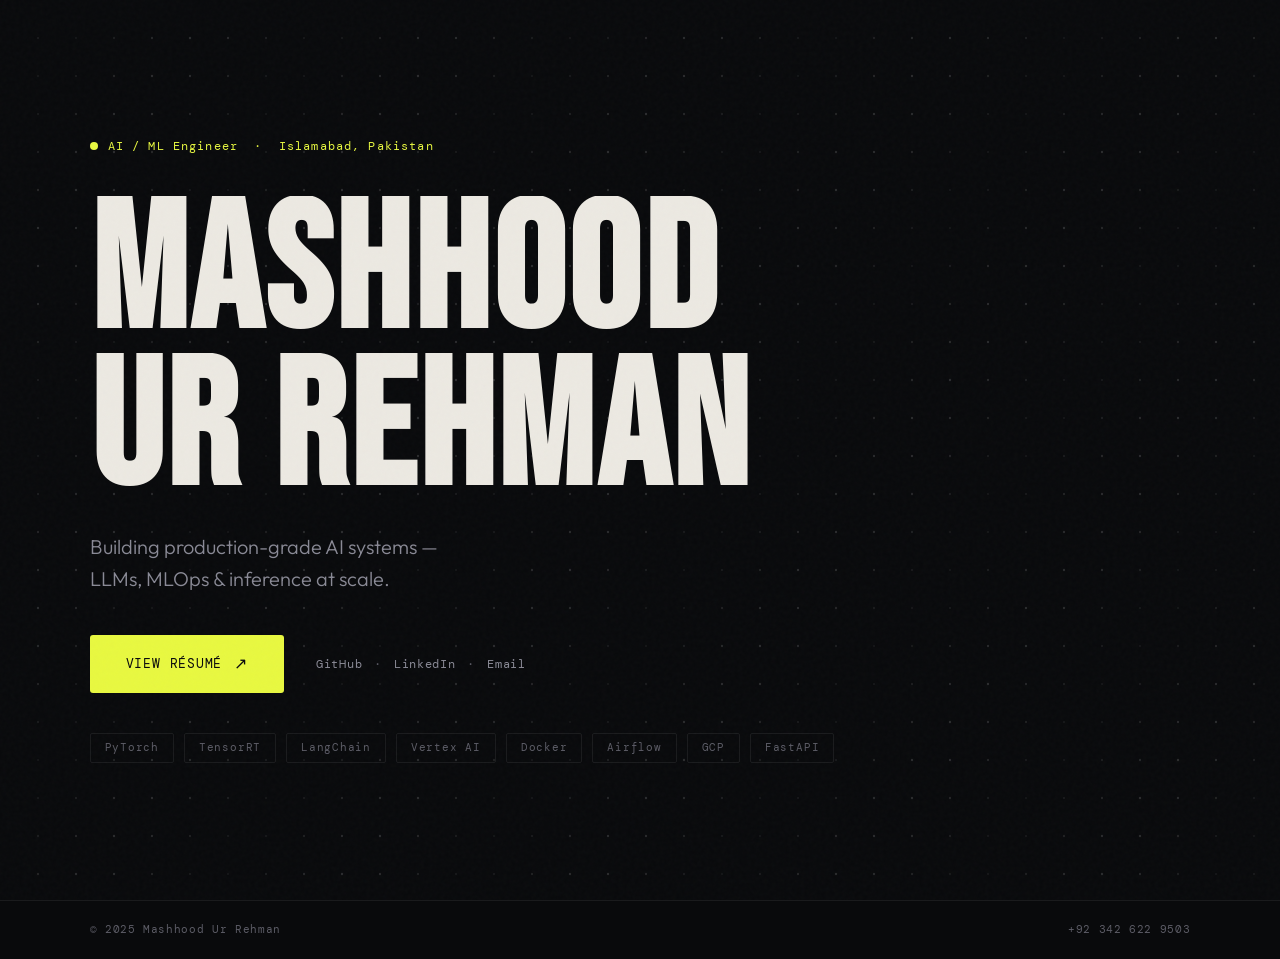
<file: index.html>
<!DOCTYPE html>
<html lang="en">
<head>
  <meta charset="UTF-8"/>
  <meta name="viewport" content="width=device-width, initial-scale=1.0"/>
  <title>Mashhood Ur Rehman</title>
  <link rel="stylesheet" href="style.css"/>
  <link rel="preconnect" href="https://fonts.googleapis.com">
  <link href="https://fonts.googleapis.com/css2?family=Bebas+Neue&family=Outfit:wght@300;400;500&family=DM+Mono:wght@300;400&display=swap" rel="stylesheet">
</head>
<body class="home-page">

  <canvas id="grid-canvas"></canvas>
  <div class="noise"></div>

  <main class="home-main">

    <div class="home-tag">
      <span class="pulse-dot"></span>
      <span>AI / ML Engineer &nbsp;·&nbsp; Islamabad, Pakistan</span>
    </div>

    <div class="home-name-block">
      <h1 class="home-name">
        <span class="line-wrap"><span class="reveal-line">Mashhood</span></span>
        <span class="line-wrap"><span class="reveal-line delay-1">Ur Rehman</span></span>
      </h1>
      <p class="home-descriptor reveal-fade delay-2">
        Building production-grade AI systems —<br/>
        LLMs, MLOps &amp; inference at scale.
      </p>
    </div>

    <div class="home-actions reveal-fade delay-3">
      <a href="resume.html" class="cta-btn">
        <span class="cta-text">View Résumé</span>
        <span class="cta-arrow">↗</span>
      </a>
      <div class="home-links">
        <a href="https://github.com/MrMashood" target="_blank">GitHub</a>
        <span class="divider">·</span>
        <a href="https://www.linkedin.com/in/mashoodurrehman/" target="_blank">LinkedIn</a>
        <span class="divider">·</span>
        <a href="mailto:mashoodrehman112@gmail.com">Email</a>
      </div>
    </div>

    <div class="home-stack reveal-fade delay-4">
      <span>PyTorch</span><span>TensorRT</span><span>LangChain</span>
      <span>Vertex AI</span><span>Docker</span><span>Airflow</span>
      <span>GCP</span><span>FastAPI</span>
    </div>

  </main>

  <footer class="home-footer reveal-fade delay-4">
    <span class="mono-sm">© 2025 Mashhood Ur Rehman</span>
    <span class="mono-sm">+92 342 622 9503</span>
  </footer>

  <script>
    const canvas = document.getElementById('grid-canvas');
    const ctx = canvas.getContext('2d');
    let W, H, dots = [], mouse = { x: -999, y: -999 };
    const SPACING = 38, COLOR = 'rgba(255,255,255,';

    function resize() {
      W = canvas.width = window.innerWidth;
      H = canvas.height = window.innerHeight;
      dots = [];
      for (let x = SPACING; x < W; x += SPACING)
        for (let y = SPACING; y < H; y += SPACING)
          dots.push({ x, y, ox: x, oy: y });
    }

    function draw() {
      ctx.clearRect(0, 0, W, H);
      const t = Date.now() * 0.0008;
      dots.forEach(d => {
        const dx = d.x - mouse.x, dy = d.y - mouse.y;
        const dist = Math.sqrt(dx*dx + dy*dy);
        const repel = Math.max(0, 1 - dist / 130);
        const wave = Math.sin(d.ox * 0.025 + d.oy * 0.018 + t) * 0.5 + 0.5;
        const alpha = 0.05 + wave * 0.09 + repel * 0.55;
        const r = 1.2 + repel * 2.8;
        ctx.beginPath();
        ctx.arc(d.x + repel * dx * -0.3, d.y + repel * dy * -0.3, r, 0, Math.PI * 2);
        ctx.fillStyle = COLOR + alpha + ')';
        ctx.fill();
      });
      requestAnimationFrame(draw);
    }

    window.addEventListener('resize', resize);
    window.addEventListener('mousemove', e => { mouse.x = e.clientX; mouse.y = e.clientY; });
    resize(); draw();

    setTimeout(() => {
      document.querySelectorAll('.reveal-line, .reveal-fade').forEach(el => el.classList.add('visible'));
    }, 80);
  </script>
</body>
</html>
</file>
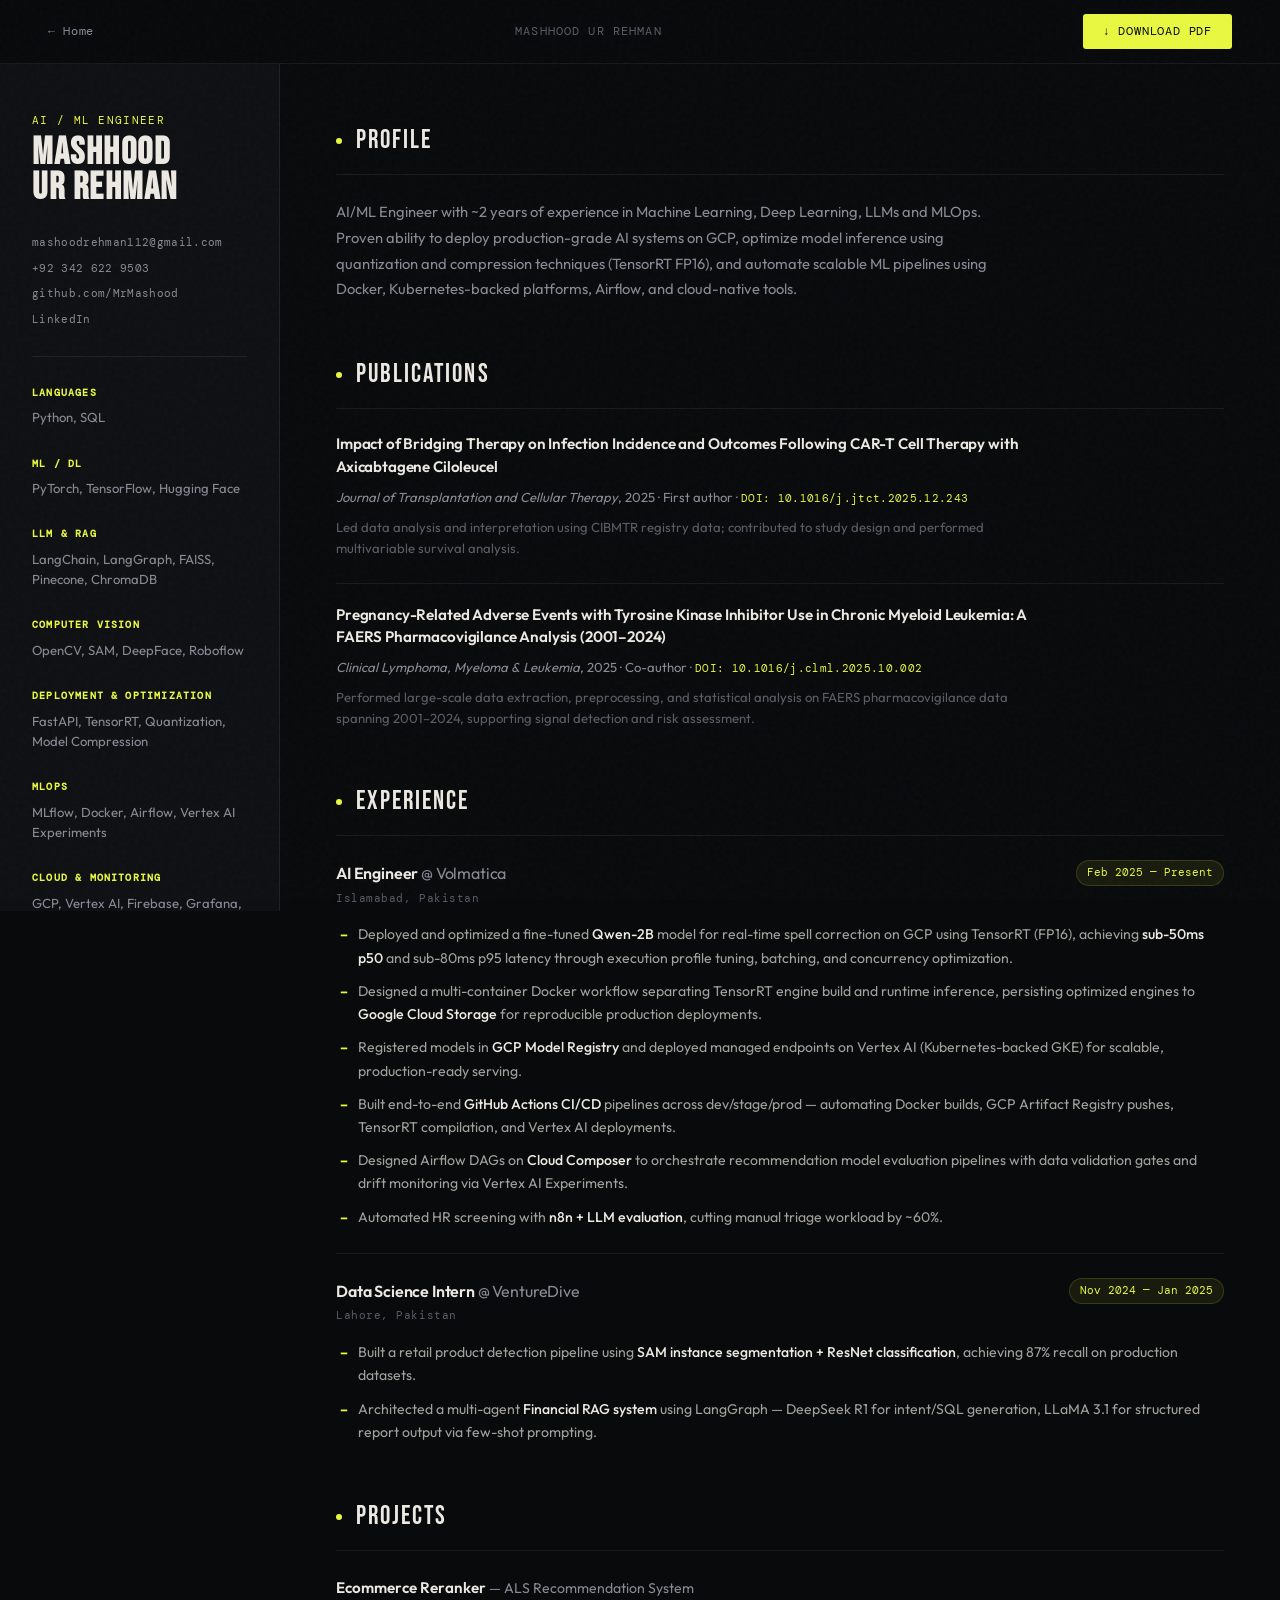
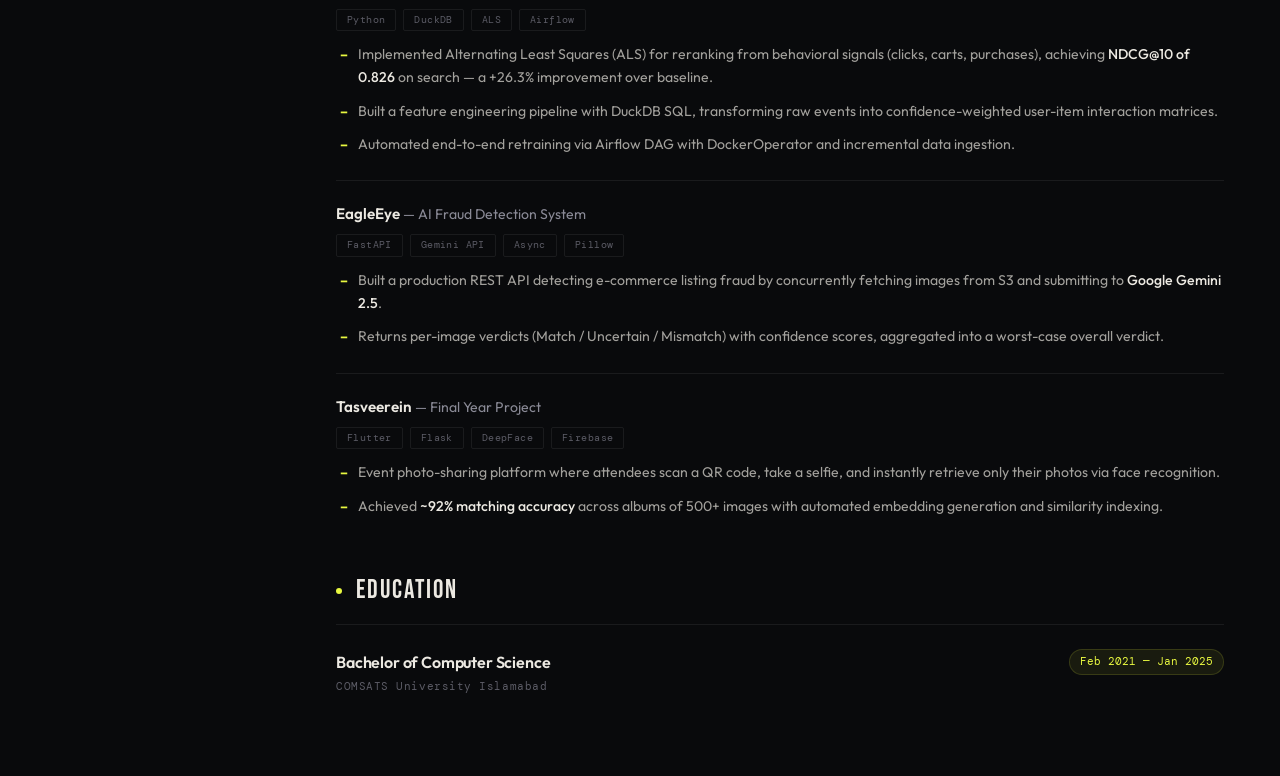
<file: resume.html>
<!DOCTYPE html>
<html lang="en">
<head>
  <meta charset="UTF-8"/>
  <meta name="viewport" content="width=device-width, initial-scale=1.0"/>
  <title>Résumé — Mashhood Ur Rehman</title>
  <link rel="stylesheet" href="style.css"/>
  <link rel="preconnect" href="https://fonts.googleapis.com">
  <link href="https://fonts.googleapis.com/css2?family=Bebas+Neue&family=Outfit:wght@300;400;500;600&family=DM+Mono:wght@300;400&display=swap" rel="stylesheet">
</head>
<body class="resume-page">

  <div class="noise"></div>

  <!-- TOP BAR -->
  <header class="resume-header">
    <a href="index.html" class="back-link">← Home</a>
    <span class="resume-header-name">Mashhood Ur Rehman</span>
    <a href="resume_pdf.pdf" download class="download-btn">
      ↓ Download PDF
    </a>
  </header>

  <div class="resume-wrap">

    <!-- SIDEBAR -->
    <aside class="resume-sidebar">

      <div class="sidebar-name">
        <p class="sidebar-role">AI / ML Engineer</p>
        <h2>Mashhood<br/>Ur Rehman</h2>
      </div>

      <div class="sidebar-contact">
        <a href="mailto:mashoodrehman112@gmail.com">mashoodrehman112@gmail.com</a>
        <a href="tel:+923426229503">+92 342 622 9503</a>
        <a href="https://github.com/MrMashood" target="_blank">github.com/MrMashood</a>
        <a href="https://www.linkedin.com/in/mashoodurrehman/" target="_blank">LinkedIn</a>
      </div>

      <div class="sidebar-section">
        <h4>Languages</h4>
        <p>Python, SQL</p>
      </div>

      <div class="sidebar-section">
        <h4>ML / DL</h4>
        <p>PyTorch, TensorFlow, Hugging Face</p>
      </div>

      <div class="sidebar-section">
        <h4>LLM &amp; RAG</h4>
        <p>LangChain, LangGraph, FAISS, Pinecone, ChromaDB</p>
      </div>

      <div class="sidebar-section">
        <h4>Computer Vision</h4>
        <p>OpenCV, SAM, DeepFace, Roboflow</p>
      </div>

      <div class="sidebar-section">
        <h4>Deployment &amp; Optimization</h4>
        <p>FastAPI, TensorRT, Quantization, Model Compression</p>
      </div>

      <div class="sidebar-section">
        <h4>MLOps</h4>
        <p>MLflow, Docker, Airflow, Vertex AI Experiments</p>
      </div>

      <div class="sidebar-section">
        <h4>Cloud &amp; Monitoring</h4>
        <p>GCP, Vertex AI, Firebase, Grafana, RAGAS</p>
      </div>

      <div class="sidebar-section">
        <h4>Automation</h4>
        <p>n8n, Zapier, Pipedream, Dify</p>
      </div>

      <div class="sidebar-section">
        <h4>Version Control</h4>
        <p>Git, GitHub, GitHub Actions</p>
      </div>

    </aside>

    <!-- MAIN CONTENT -->
    <main class="resume-main">

      <!-- PROFILE -->
      <section class="r-section">
        <div class="r-section-label">Profile</div>
        <p class="profile-text">
          AI/ML Engineer with ~2 years of experience in Machine Learning, Deep Learning, LLMs and MLOps. 
          Proven ability to deploy production-grade AI systems on GCP, optimize model inference using 
          quantization and compression techniques (TensorRT FP16), and automate scalable ML pipelines 
          using Docker, Kubernetes-backed platforms, Airflow, and cloud-native tools.
        </p>
      </section>

      <!-- PUBLICATIONS -->
      <section class="r-section">
        <div class="r-section-label">Publications</div>

        <div class="r-pub">
          <h3 class="r-pub-title">Impact of Bridging Therapy on Infection Incidence and Outcomes Following CAR-T Cell Therapy with Axicabtagene Ciloleucel</h3>
          <p class="r-pub-meta">
            <span class="r-pub-journal">Journal of Transplantation and Cellular Therapy</span>, 2025 · First author ·
            <a href="https://doi.org/10.1016/j.jtct.2025.12.243" target="_blank" class="r-pub-doi">DOI: 10.1016/j.jtct.2025.12.243</a>
          </p>
          <p class="r-pub-note">Led data analysis and interpretation using CIBMTR registry data; contributed to study design and performed multivariable survival analysis.</p>
        </div>

        <div class="r-pub">
          <h3 class="r-pub-title">Pregnancy-Related Adverse Events with Tyrosine Kinase Inhibitor Use in Chronic Myeloid Leukemia: A FAERS Pharmacovigilance Analysis (2001–2024)</h3>
          <p class="r-pub-meta">
            <span class="r-pub-journal">Clinical Lymphoma, Myeloma &amp; Leukemia</span>, 2025 · Co-author ·
            <a href="https://doi.org/10.1016/j.clml.2025.10.002" target="_blank" class="r-pub-doi">DOI: 10.1016/j.clml.2025.10.002</a>
          </p>
          <p class="r-pub-note">Performed large-scale data extraction, preprocessing, and statistical analysis on FAERS pharmacovigilance data spanning 2001–2024, supporting signal detection and risk assessment.</p>
        </div>
      </section>

      <!-- EXPERIENCE -->
      <section class="r-section">
        <div class="r-section-label">Experience</div>

        <div class="r-exp">
          <div class="r-exp-header">
            <div>
              <h3>AI Engineer <span class="r-company">@ Volmatica</span></h3>
              <p class="r-location">Islamabad, Pakistan</p>
            </div>
            <span class="r-date">Feb 2025 — Present</span>
          </div>
          <ul class="r-list">
            <li>Deployed and optimized a fine-tuned <strong>Qwen-2B</strong> model for real-time spell correction on GCP using TensorRT (FP16), achieving <strong>sub-50ms p50</strong> and sub-80ms p95 latency through execution profile tuning, batching, and concurrency optimization.</li>
            <li>Designed a multi-container Docker workflow separating TensorRT engine build and runtime inference, persisting optimized engines to <strong>Google Cloud Storage</strong> for reproducible production deployments.</li>
            <li>Registered models in <strong>GCP Model Registry</strong> and deployed managed endpoints on Vertex AI (Kubernetes-backed GKE) for scalable, production-ready serving.</li>
            <li>Built end-to-end <strong>GitHub Actions CI/CD</strong> pipelines across dev/stage/prod — automating Docker builds, GCP Artifact Registry pushes, TensorRT compilation, and Vertex AI deployments.</li>
            <li>Designed Airflow DAGs on <strong>Cloud Composer</strong> to orchestrate recommendation model evaluation pipelines with data validation gates and drift monitoring via Vertex AI Experiments.</li>
            <li>Automated HR screening with <strong>n8n + LLM evaluation</strong>, cutting manual triage workload by ~60%.</li>
          </ul>
        </div>

        <div class="r-exp">
          <div class="r-exp-header">
            <div>
              <h3>Data Science Intern <span class="r-company">@ VentureDive</span></h3>
              <p class="r-location">Lahore, Pakistan</p>
            </div>
            <span class="r-date">Nov 2024 — Jan 2025</span>
          </div>
          <ul class="r-list">
            <li>Built a retail product detection pipeline using <strong>SAM instance segmentation + ResNet classification</strong>, achieving 87% recall on production datasets.</li>
            <li>Architected a multi-agent <strong>Financial RAG system</strong> using LangGraph — DeepSeek R1 for intent/SQL generation, LLaMA 3.1 for structured report output via few-shot prompting.</li>
          </ul>
        </div>
      </section>

      <!-- PROJECTS -->
      <section class="r-section">
        <div class="r-section-label">Projects</div>

        <div class="r-project">
          <div class="r-proj-header">
            <h3>Ecommerce Reranker <span class="r-proj-sub">— ALS Recommendation System</span></h3>
            <div class="r-tags"><span>Python</span><span>DuckDB</span><span>ALS</span><span>Airflow</span></div>
          </div>
          <ul class="r-list">
            <li>Implemented Alternating Least Squares (ALS) for reranking from behavioral signals (clicks, carts, purchases), achieving <strong>NDCG@10 of 0.826</strong> on search — a +26.3% improvement over baseline.</li>
            <li>Built a feature engineering pipeline with DuckDB SQL, transforming raw events into confidence-weighted user-item interaction matrices.</li>
            <li>Automated end-to-end retraining via Airflow DAG with DockerOperator and incremental data ingestion.</li>
          </ul>
        </div>

        <div class="r-project">
          <div class="r-proj-header">
            <h3>EagleEye <span class="r-proj-sub">— AI Fraud Detection System</span></h3>
            <div class="r-tags"><span>FastAPI</span><span>Gemini API</span><span>Async</span><span>Pillow</span></div>
          </div>
          <ul class="r-list">
            <li>Built a production REST API detecting e-commerce listing fraud by concurrently fetching images from S3 and submitting to <strong>Google Gemini 2.5</strong>.</li>
            <li>Returns per-image verdicts (Match / Uncertain / Mismatch) with confidence scores, aggregated into a worst-case overall verdict.</li>
          </ul>
        </div>

        <div class="r-project">
          <div class="r-proj-header">
            <h3>Tasveerein <span class="r-proj-sub">— Final Year Project</span></h3>
            <div class="r-tags"><span>Flutter</span><span>Flask</span><span>DeepFace</span><span>Firebase</span></div>
          </div>
          <ul class="r-list">
            <li>Event photo-sharing platform where attendees scan a QR code, take a selfie, and instantly retrieve only their photos via face recognition.</li>
            <li>Achieved <strong>~92% matching accuracy</strong> across albums of 500+ images with automated embedding generation and similarity indexing.</li>
          </ul>
        </div>
      </section>

      <!-- EDUCATION -->
      <section class="r-section">
        <div class="r-section-label">Education</div>
        <div class="r-exp">
          <div class="r-exp-header">
            <div>
              <h3>Bachelor of Computer Science</h3>
              <p class="r-location">COMSATS University Islamabad</p>
            </div>
            <span class="r-date">Feb 2021 — Jan 2025</span>
          </div>
        </div>
      </section>

    </main>
  </div>

</body>
</html>
</file>
<file: style.css>
/* ============================================
   MASHHOOD UR REHMAN — Portfolio + Résumé
   Aesthetic: Dark technical, editorial weight
   Fonts: Bebas Neue · Outfit · DM Mono
   ============================================ */

*, *::before, *::after { box-sizing: border-box; margin: 0; padding: 0; }

:root {
  --bg:       #090a0c;
  --surface:  #0f1013;
  --surface2: #15171b;
  --border:   rgba(255,255,255,0.07);
  --border2:  rgba(255,255,255,0.12);
  --text:     #ece9e2;
  --muted:    #5c5c66;
  --muted2:   #8a8a96;
  --accent:   #e8f840;   /* sharp yellow-green */
  --accent2:  #40e8c8;
  --font-display: 'Bebas Neue', sans-serif;
  --font-body:    'Outfit', sans-serif;
  --font-mono:    'DM Mono', monospace;
}

html { scroll-behavior: smooth; }

body {
  background: var(--bg);
  color: var(--text);
  font-family: var(--font-body);
  font-size: 15px;
  line-height: 1.65;
  overflow-x: hidden;
  -webkit-font-smoothing: antialiased;
}

/* ---- Noise ---- */
.noise {
  position: fixed; inset: 0; z-index: 9999; pointer-events: none;
  opacity: 0.025;
  background-image: url("data:image/svg+xml,%3Csvg viewBox='0 0 256 256' xmlns='http://www.w3.org/2000/svg'%3E%3Cfilter id='n'%3E%3CfeTurbulence type='fractalNoise' baseFrequency='0.85' numOctaves='4' stitchTiles='stitch'/%3E%3C/filter%3E%3Crect width='100%25' height='100%25' filter='url(%23n)'/%3E%3C/svg%3E");
}

/* ============================================
   HOME PAGE
   ============================================ */
.home-page { position: relative; min-height: 100vh; display: flex; flex-direction: column; }

#grid-canvas {
  position: fixed; inset: 0; z-index: 0; pointer-events: none;
}

.home-main {
  position: relative; z-index: 1;
  flex: 1;
  display: flex;
  flex-direction: column;
  justify-content: center;
  padding: 0 7vw;
  min-height: 100vh;
  gap: 40px;
}

/* --- availability tag --- */
.home-tag {
  display: inline-flex; align-items: center; gap: 10px;
  font-family: var(--font-mono); font-size: 0.72rem;
  color: var(--accent); letter-spacing: 0.1em;
}

.pulse-dot {
  width: 8px; height: 8px;
  background: var(--accent); border-radius: 50%;
  animation: pulse 2.2s ease-in-out infinite;
}
@keyframes pulse {
  0%,100% { box-shadow: 0 0 0 0 rgba(232,248,64,0.5); }
  50%      { box-shadow: 0 0 0 8px rgba(232,248,64,0); }
}

/* --- hero name --- */
.home-name-block { display: flex; flex-direction: column; gap: 20px; }

.line-wrap { display: block; overflow: hidden; }

.home-name {
  font-family: var(--font-display);
  font-size: clamp(5rem, 14vw, 13rem);
  line-height: 0.88;
  letter-spacing: 0.02em;
  color: var(--text);
}

.reveal-line {
  display: block;
  transform: translateY(105%);
  opacity: 0;
  transition: transform 0.85s cubic-bezier(0.16,1,0.3,1), opacity 0.5s ease;
}
.reveal-line.delay-1 { transition-delay: 0.1s; }
.reveal-line.visible { transform: translateY(0); opacity: 1; }

.reveal-fade {
  opacity: 0; transform: translateY(18px);
  transition: opacity 0.7s ease, transform 0.7s ease;
}
.reveal-fade.delay-2 { transition-delay: 0.25s; }
.reveal-fade.delay-3 { transition-delay: 0.4s; }
.reveal-fade.delay-4 { transition-delay: 0.55s; }
.reveal-fade.visible { opacity: 1; transform: translateY(0); }

.home-descriptor {
  font-family: var(--font-body); font-size: clamp(1rem, 1.6vw, 1.25rem);
  font-weight: 300; color: var(--muted2); max-width: 520px; line-height: 1.6;
}

/* --- CTA --- */
.home-actions { display: flex; align-items: center; gap: 32px; flex-wrap: wrap; }

.cta-btn {
  display: inline-flex; align-items: center; gap: 12px;
  padding: 16px 36px;
  background: var(--accent); color: #090a0c;
  font-family: var(--font-mono); font-size: 0.82rem; font-weight: 400;
  letter-spacing: 0.06em; text-transform: uppercase;
  text-decoration: none; border-radius: 3px;
  transition: background 0.2s, transform 0.15s, box-shadow 0.2s;
  box-shadow: 0 0 0 0 rgba(232,248,64,0.3);
}
.cta-btn:hover {
  background: #f0ff50;
  transform: translateY(-2px);
  box-shadow: 0 8px 40px rgba(232,248,64,0.2);
}
.cta-arrow { font-size: 1rem; transition: transform 0.2s; }
.cta-btn:hover .cta-arrow { transform: translate(2px,-2px); }

.home-links {
  display: flex; align-items: center; gap: 12px;
  font-family: var(--font-mono); font-size: 0.72rem;
  color: var(--muted); letter-spacing: 0.06em;
}
.home-links a { color: var(--muted2); text-decoration: none; transition: color 0.2s; }
.home-links a:hover { color: var(--text); }
.divider { color: var(--muted); }

/* --- stack chips --- */
.home-stack {
  display: flex; flex-wrap: wrap; gap: 10px;
}
.home-stack span {
  font-family: var(--font-mono); font-size: 0.68rem;
  color: var(--muted); letter-spacing: 0.07em;
  border: 1px solid var(--border); padding: 5px 14px;
  border-radius: 2px;
  transition: border-color 0.2s, color 0.2s;
}
.home-stack span:hover { border-color: var(--border2); color: var(--muted2); }

/* --- footer --- */
.home-footer {
  position: relative; z-index: 1;
  display: flex; justify-content: space-between;
  padding: 20px 7vw;
  border-top: 1px solid var(--border);
}
.mono-sm { font-family: var(--font-mono); font-size: 0.68rem; color: var(--muted); letter-spacing: 0.06em; }

/* ============================================
   RESUME PAGE
   ============================================ */
.resume-page { background: var(--bg); }

/* --- top bar --- */
.resume-header {
  position: sticky; top: 0; z-index: 100;
  display: flex; align-items: center; justify-content: space-between;
  padding: 14px 48px;
  background: rgba(9,10,12,0.88);
  backdrop-filter: blur(16px);
  border-bottom: 1px solid var(--border);
}

.back-link {
  font-family: var(--font-mono); font-size: 0.72rem;
  color: var(--muted2); text-decoration: none; letter-spacing: 0.06em;
  transition: color 0.2s;
}
.back-link:hover { color: var(--text); }

.resume-header-name {
  font-family: var(--font-mono); font-size: 0.72rem;
  color: var(--muted); letter-spacing: 0.1em;
  text-transform: uppercase;
}

.download-btn {
  display: inline-flex; align-items: center; gap: 8px;
  padding: 8px 20px;
  background: var(--accent); color: #090a0c;
  font-family: var(--font-mono); font-size: 0.72rem; font-weight: 400;
  letter-spacing: 0.07em; text-transform: uppercase;
  text-decoration: none; border-radius: 3px;
  transition: background 0.2s, transform 0.15s;
}
.download-btn:hover { background: #f0ff50; transform: translateY(-1px); }

/* --- layout --- */
.resume-wrap {
  display: grid;
  grid-template-columns: 280px 1fr;
  min-height: calc(100vh - 53px);
}

/* --- SIDEBAR --- */
.resume-sidebar {
  background: var(--surface);
  border-right: 1px solid var(--border);
  padding: 48px 32px;
  display: flex; flex-direction: column; gap: 28px;
  position: sticky; top: 53px;
  height: calc(100vh - 53px);
  overflow-y: auto;
}

.sidebar-name h2 {
  font-family: var(--font-display);
  font-size: 2.4rem; line-height: 0.9;
  letter-spacing: 0.04em; color: var(--text);
  margin-top: 6px;
}
.sidebar-role {
  font-family: var(--font-mono); font-size: 0.68rem;
  color: var(--accent); letter-spacing: 0.12em; text-transform: uppercase;
}

.sidebar-contact {
  display: flex; flex-direction: column; gap: 7px;
  padding-bottom: 28px;
  border-bottom: 1px solid var(--border);
}
.sidebar-contact a {
  font-family: var(--font-mono); font-size: 0.7rem;
  color: var(--muted2); text-decoration: none; letter-spacing: 0.03em;
  transition: color 0.2s; word-break: break-all;
}
.sidebar-contact a:hover { color: var(--accent); }

.sidebar-section h4 {
  font-family: var(--font-mono); font-size: 0.62rem;
  color: var(--accent); text-transform: uppercase; letter-spacing: 0.12em;
  margin-bottom: 6px;
}
.sidebar-section p {
  font-size: 0.82rem; color: var(--muted2); line-height: 1.55;
}

/* --- MAIN CONTENT --- */
.resume-main {
  padding: 56px 56px 80px;
  display: flex; flex-direction: column; gap: 52px;
}

.r-section { display: flex; flex-direction: column; gap: 24px; }

.r-section-label {
  font-family: var(--font-display);
  font-size: 1.6rem; letter-spacing: 0.08em;
  color: var(--text);
  padding-bottom: 12px;
  border-bottom: 1px solid var(--border);
  display: flex; align-items: center; gap: 14px;
}
.r-section-label::before {
  content: '';
  display: inline-block; width: 6px; height: 6px;
  background: var(--accent); border-radius: 50%;
}

.profile-text {
  font-size: 0.92rem; color: var(--muted2); line-height: 1.75;
  max-width: 680px;
}

/* --- experience items --- */
.r-exp { display: flex; flex-direction: column; gap: 16px; }

.r-exp + .r-exp { padding-top: 24px; border-top: 1px solid var(--border); }

.r-exp-header {
  display: flex; justify-content: space-between;
  align-items: flex-start; gap: 16px; flex-wrap: wrap;
}
.r-exp-header h3 {
  font-size: 1rem; font-weight: 600;
  color: var(--text); letter-spacing: -0.01em;
}
.r-company { color: var(--muted2); font-weight: 400; }
.r-location {
  font-family: var(--font-mono); font-size: 0.68rem;
  color: var(--muted); letter-spacing: 0.05em; margin-top: 3px;
}
.r-date {
  font-family: var(--font-mono); font-size: 0.68rem;
  color: var(--accent); white-space: nowrap;
  background: rgba(232,248,64,0.07);
  border: 1px solid rgba(232,248,64,0.15);
  padding: 3px 10px; border-radius: 20px;
}

.r-list {
  list-style: none; display: flex; flex-direction: column; gap: 10px;
  padding-left: 4px;
}
.r-list li {
  font-size: 0.88rem; color: rgba(236,233,226,0.68);
  padding-left: 18px; position: relative; line-height: 1.65;
}
.r-list li::before {
  content: '–'; position: absolute; left: 0;
  color: var(--accent); font-weight: 700;
}
.r-list strong { color: var(--text); font-weight: 500; }

/* --- publications --- */
.r-pub { display: flex; flex-direction: column; gap: 8px; }
.r-pub + .r-pub { padding-top: 20px; border-top: 1px solid var(--border); }

.r-pub-title {
  font-size: 0.95rem; font-weight: 600;
  color: var(--text); line-height: 1.5; letter-spacing: -0.01em;
  max-width: 720px;
}
.r-pub-meta {
  font-size: 0.82rem; color: var(--muted2);
}
.r-pub-journal { font-style: italic; color: var(--muted2); }
.r-pub-doi {
  font-family: var(--font-mono); font-size: 0.7rem;
  color: var(--accent); text-decoration: none; letter-spacing: 0.03em;
  transition: opacity 0.2s;
}
.r-pub-doi:hover { opacity: 0.75; text-decoration: underline; }
.r-pub-note {
  font-size: 0.82rem; color: var(--muted); line-height: 1.6;
  max-width: 680px;
}

/* --- projects --- */
.r-project { display: flex; flex-direction: column; gap: 12px; }
.r-project + .r-project { padding-top: 20px; border-top: 1px solid var(--border); }

.r-proj-header { display: flex; flex-direction: column; gap: 8px; }
.r-proj-header h3 { font-size: 0.95rem; font-weight: 600; color: var(--text); }
.r-proj-sub { color: var(--muted2); font-weight: 400; font-size: 0.88rem; }

.r-tags { display: flex; flex-wrap: wrap; gap: 7px; }
.r-tags span {
  font-family: var(--font-mono); font-size: 0.63rem;
  color: var(--muted); border: 1px solid var(--border);
  padding: 2px 10px; border-radius: 2px; letter-spacing: 0.04em;
}

/* ============================================
   RESPONSIVE
   ============================================ */
@media (max-width: 900px) {
  .resume-wrap { grid-template-columns: 1fr; }
  .resume-sidebar {
    position: static; height: auto;
    border-right: none; border-bottom: 1px solid var(--border);
    padding: 32px 24px; gap: 20px;
  }
  .sidebar-name h2 { font-size: 1.8rem; }
  .resume-main { padding: 36px 24px 60px; }
  .resume-header { padding: 14px 24px; }
  .resume-header-name { display: none; }
}

@media (max-width: 600px) {
  .home-name { font-size: clamp(3.5rem, 18vw, 6rem); }
  .home-main { padding: 0 6vw; gap: 28px; }
  .home-footer { flex-direction: column; gap: 6px; }
  .home-links { flex-wrap: wrap; }
  .r-exp-header { flex-direction: column; }
}
</file>
